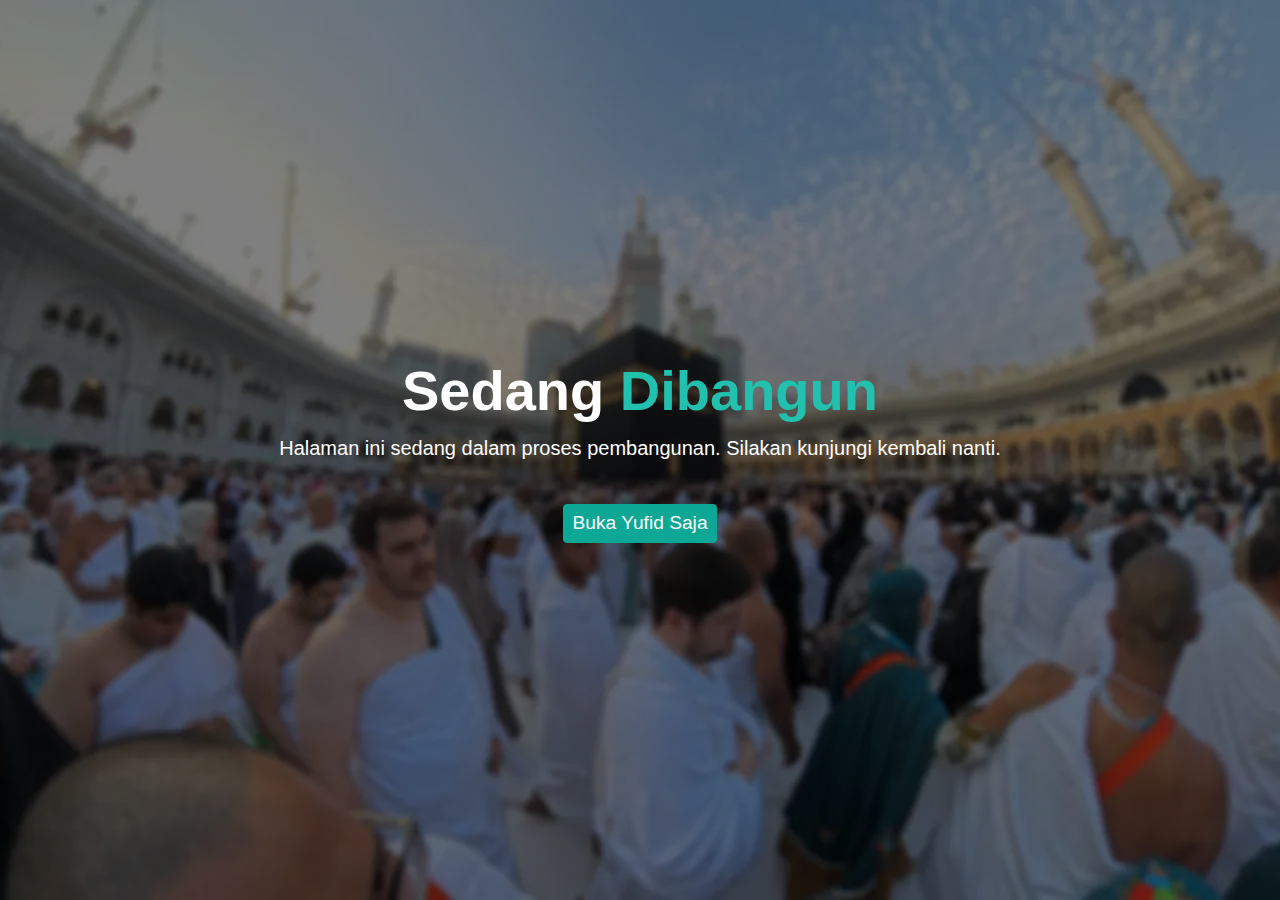
<file: index.html>
<!DOCTYPE html>
<html lang="en">
  <head>
    <meta charset="utf-8" />
    <meta name="viewport" content="width=device-width, initial-scale=1" />
    <title>Sedang Dibangun</title>
    <link
      href="https://cdn.jsdelivr.net/npm/bootstrap@5.3.3/dist/css/bootstrap.min.css"
      rel="stylesheet"
    />
    <!-- Don't forget to load your custom stylesheet after Bootstrap! -->
    <link href="styles.css" rel="stylesheet" />
  </head>

  <body>
    <main>
      <!-- Use sections with id for nav and class for css -->
      <section id="Hero" class="uc-hero">
        <div
          class="text-center overlay d-flex flex-column align-items-center justify-content-center"
        >
          <div>
            <h1 class="display-4 text-white pt-4 fw-bold">Sedang <span class="text-highlight">Dibangun</span></h1>
            <p class="lead text-white px-4">
              Halaman ini sedang dalam proses pembangunan. Silakan kunjungi
              kembali nanti.
            </p>
            <!-- For some reason the button became full width so I needed to wrap it in a div -->
            <div class="py-4">
              <a
                href="https://www.yufid.com"
                class="btn btn-teal btn-sm"
                style="font-size: 1.2rem"
                >Buka Yufid Saja</a
              >
            </div>
          </div>
        </div>
      </section>
    </main>

    <script src="https://cdn.jsdelivr.net/npm/bootstrap@5.3.3/dist/js/bootstrap.bundle.min.js"></script>
  </body>
</html>
</file>
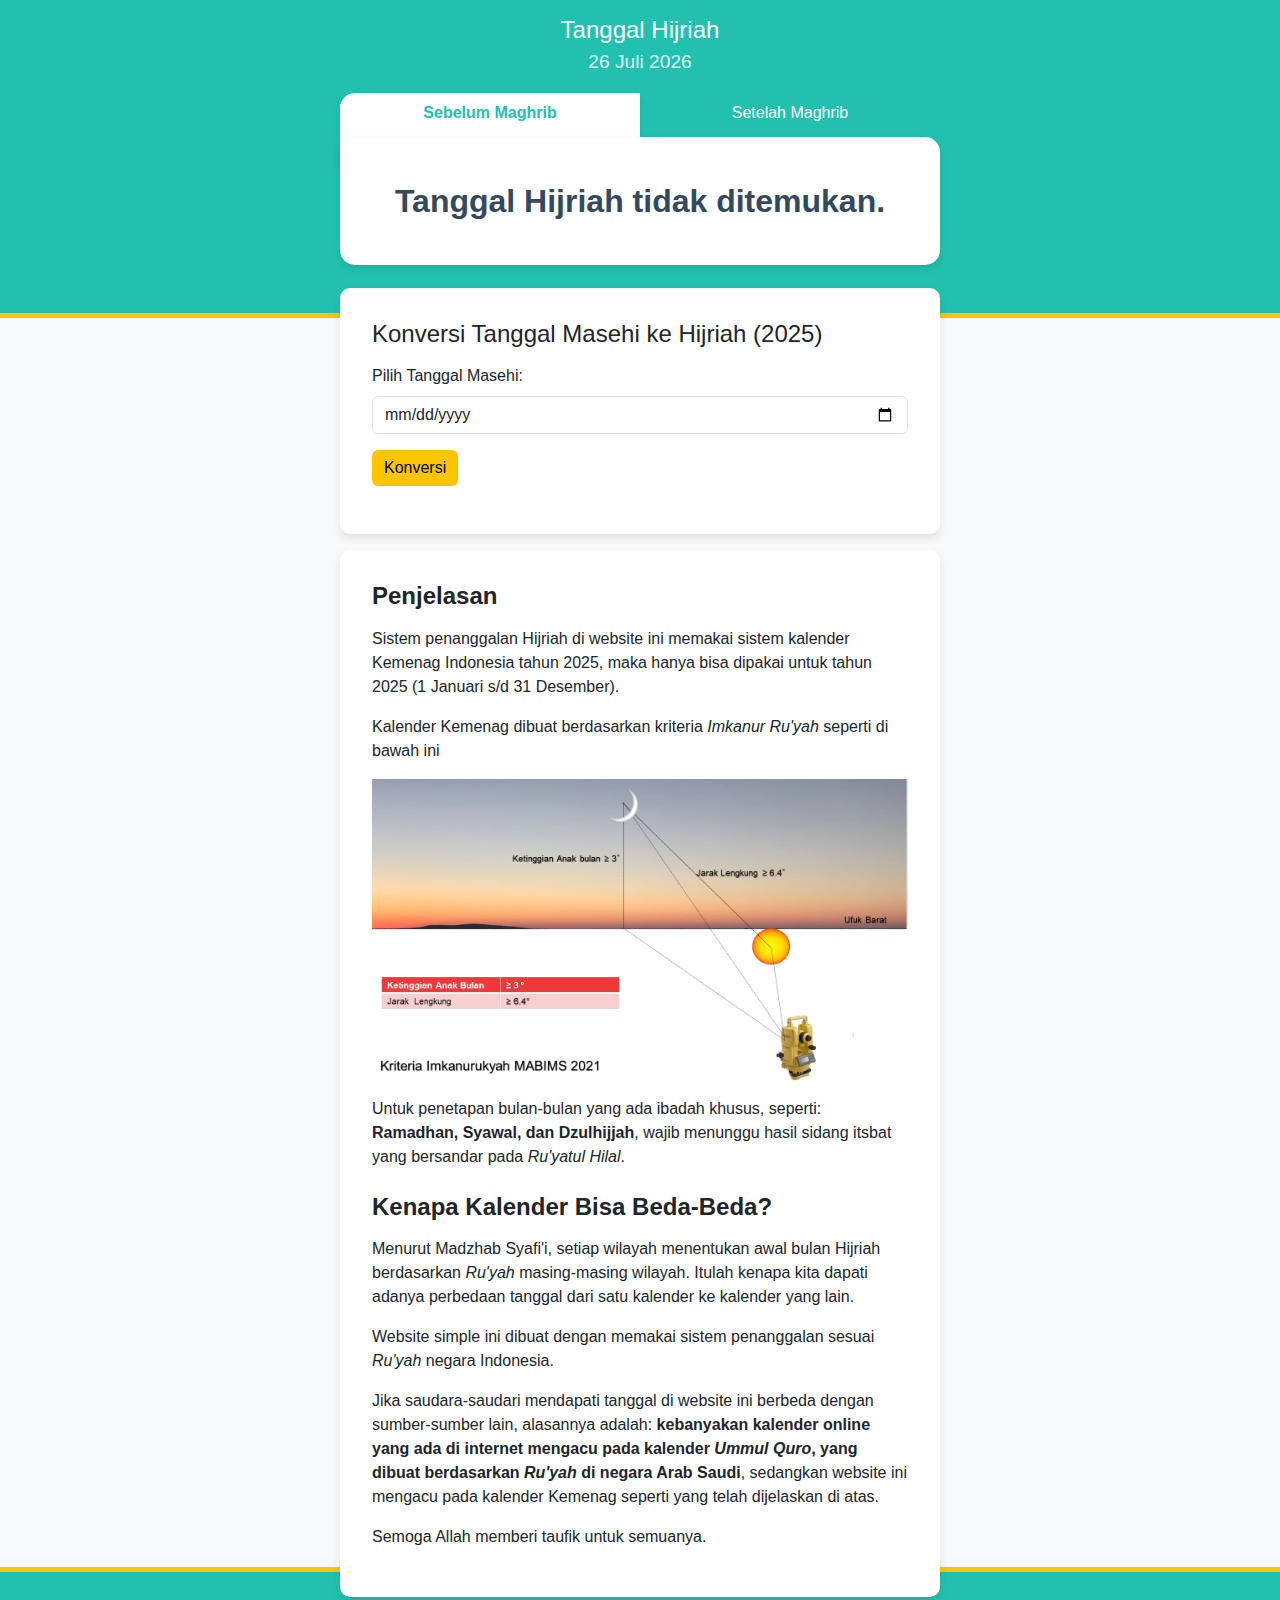
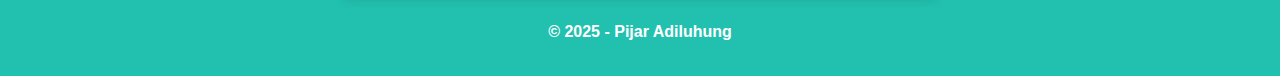
<file: hijri-date/index.html>
<!DOCTYPE html>
<html lang="id">

<head>
    <meta charset="UTF-8">
    <meta name="viewport" content="width=device-width, initial-scale=1">
    <title>Konverter Kalender Hijriah</title>
    <link href="https://cdn.jsdelivr.net/npm/bootstrap@5.3.2/dist/css/bootstrap.min.css" rel="stylesheet">
    <link href="https://cdn.jsdelivr.net/npm/bootstrap-icons@1.11.1/font/bootstrap-icons.css" rel="stylesheet">
    <link rel="stylesheet" href="style.css?v=0726.03">
    <link rel="apple-touch-icon" sizes="180x180" href="../favicons/apple-touch-icon.png">
    <link rel="icon" type="image/png" sizes="32x32" href="../favicons/favicon-32x32.png">
    <link rel="icon" type="image/png" sizes="16x16" href="../favicons/favicon-16x16.png">
    <link rel="manifest" href="../favicons/site.webmanifest">
</head>

<body>
    <div class="header text-center">
        <h4>Tanggal Hijriah</h4>
        <div class="sub-date" id="gregToday">Memuat...</div>
        <div class="d-flex flex-column align-items-center justify-content-center">
            <div class="d-flex justify-content-center w-100 mx-auto mt-3" style="max-width: 600px; margin-bottom: 2rem;">
                <button class="tab-button active active-before-maghrib" id="tabSebelumMaghrib">Sebelum Maghrib</button>
                <button class="tab-button inactive-after-maghrib" id="tabSetelahMaghrib">Setelah Maghrib</button>
            </div>
            <div class="date-display-card">
                <div class="fs-2 fw-bold" id="hijriToday">Memuat...</div>
            </div>
        </div>

    </div>

    <div class="container converter-section">
        <h4 class="mb-3">Konversi Tanggal Masehi ke Hijriah (2025)</h4>
        <div class="mb-3">
            <label for="gregDate" class="form-label">Pilih Tanggal Masehi:</label>
            <input type="date" id="gregDate" class="form-control">
        </div>
        <button class="btn btn-custom" onclick="convertToHijri()">Konversi</button>
        <p class="mt-3" id="output"></p>
    </div>

    <div class="container explanation-section mt-3">
        <h4 class="mb-3 fw-bold">Penjelasan</h4>
        <p>Sistem penanggalan Hijriah di website ini memakai sistem kalender Kemenag Indonesia tahun 2025, maka hanya bisa dipakai untuk
            tahun 2025 (1 Januari s/d 31 Desember).</p>
        <p>Kalender Kemenag dibuat berdasarkan kriteria <i>Imkanur Ru'yah</i> seperti di bawah ini</p>
        <img src="mabims.png" class="img-fluid mb-3" alt="Kriteria Imkanur Ru'yah">
        <p>Untuk penetapan bulan-bulan yang ada ibadah khusus, seperti: <strong>Ramadhan, Syawal, dan Dzulhijjah</strong>, wajib menunggu
            hasil sidang itsbat yang bersandar pada <i>Ru'yatul Hilal</i>.</p>
        <h4 class="mt-4 mb-3 fw-bold">Kenapa Kalender Bisa Beda-Beda?</h4>
        <p>Menurut Madzhab Syafi'i, setiap wilayah menentukan awal bulan Hijriah berdasarkan <i>Ru'yah</i> masing-masing
            wilayah. Itulah kenapa kita dapati adanya perbedaan tanggal dari satu kalender ke kalender yang lain.</p>
        <p>Website simple ini dibuat dengan memakai sistem penanggalan sesuai <i>Ru'yah</i> negara Indonesia.</p>
        <p>Jika saudara-saudari mendapati tanggal di website ini berbeda dengan sumber-sumber lain, alasannya adalah:
            <strong>kebanyakan kalender online yang ada di internet mengacu pada kalender <i>Ummul Quro</i>, yang dibuat
            berdasarkan <i>Ru'yah</i> di negara Arab Saudi</strong>, sedangkan website ini mengacu pada kalender Kemenag seperti
            yang telah dijelaskan di atas. </p>
        <p>Semoga Allah memberi taufik untuk semuanya.</p>
    </div>

    <div class="footer text-center fw-bold">
        <p>© 2025 - Pijar Adiluhung</p>
    </div>

    <script src="script.js?v=0726.03"></script>
</body>

</html>
</file>
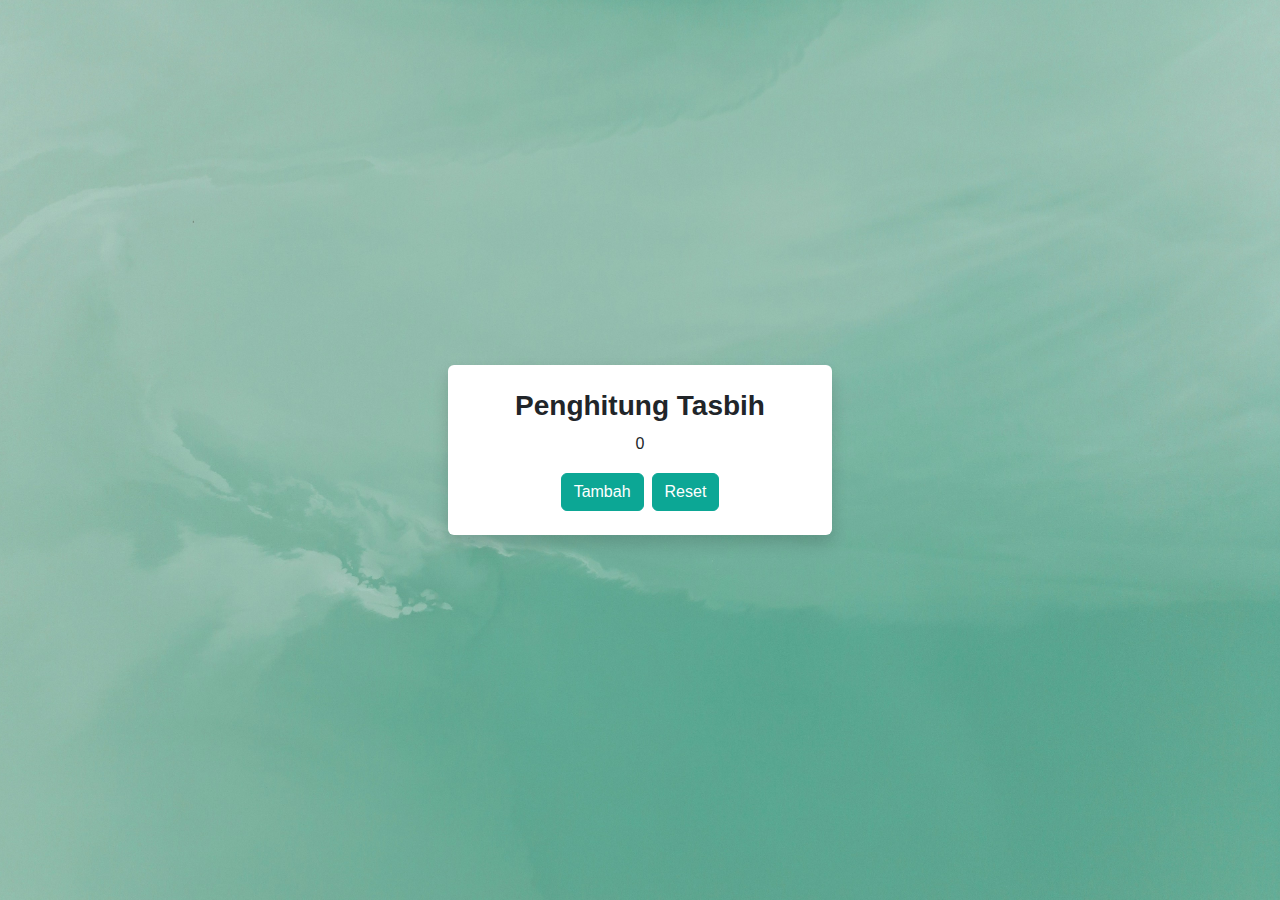
<file: tasbih/index.html>
<!DOCTYPE html>
<html>

<head>
    <meta charset="utf-8">
    <meta name="viewport" content="width=device-width, initial-scale=1">
    <title>Penghitung Dzikir Digital</title>
    <link href="https://cdn.jsdelivr.net/npm/bootstrap@5.3.3/dist/css/bootstrap.min.css" rel="stylesheet">
    <link rel="stylesheet" href="../styles.css">
    <link rel="apple-touch-icon" sizes="180x180" href="../favicons/apple-touch-icon.png">
    <link rel="icon" type="image/png" sizes="32x32" href="../favicons/favicon-32x32.png">
    <link rel="icon" type="image/png" sizes="16x16" href="../favicons/favicon-16x16.png">
    <link rel="manifest" href="../favicons/site.webmanifest">
</head>

<body>
    <section class="fh-section-np d-flex align-items-center justify-content-center"
        style="background: url('../assets/Teal_Background.jpg') center center / cover no-repeat;">
        <div class="card p-2 shadow" style="width: 24rem; max-width:85%; border:0;">
            <div class="card-body d-flex flex-column align-items-center text-center">
                <h3 class="card-title">Penghitung Tasbih</h3>
                <p id="tasbih-count" class="card-text">0</p>
                <div class="d-flex gap-2">
                    <button id="tasbih-add" class="btn btn-teal">Tambah</button>
                    <button id="tasbih-reset" class="btn btn-teal">Reset</button>
                </div>
            </div>
            <div class="card-body d-flex flex-column align-items-center text-center d-block d-md-none"
                style="height: 50vh;">
                <button id="tasbih-add-large" class="btn btn-teal w-100 h-100">Tambah</button>
            </div>
        </div>
    </section>
    <audio id="tap-sound" src="../assets/tap.mp3" preload="auto"></audio>

    <script src="tasbih.js" type="module"></script>
    <script src="https://cdn.jsdelivr.net/npm/bootstrap@5.3.3/dist/js/bootstrap.bundle.min.js"></script>
</body>

</html>
</file>
<file: styles.css>
body {
    font-family: Arial, sans-serif;
    line-height: 1.6;
}

h1, h2, h3, h4, h5, h6 {
    font-weight: bold;
}

.btn-teal {
    background-color: #0ca795;
    border-color: #0ca795;
    color: #fff;
}

.btn-teal:hover,
.btn-teal:focus {
    background-color: #22c1af;
    border-color: #22c1af;
    color: #fff;
}

.uc-hero {
  height: 100vh;
  background: url('assets/UC_Background.webp') center center / cover no-repeat;
}

.uc-hero .overlay {
  position: absolute;
  top: 0;
  left: 0;
  right: 0;
  bottom: 0;
  background-color: rgba(0, 0, 0, 0.5);
}

.text-highlight {
  color: #22c1af; /* or any color you want */
}

.uc-logo {
  max-width: 200px;
}

@media (max-width: 576px) {
  .uc-logo {
    max-width: 175px;
  }
}

.shadow-text {
  text-shadow: 2px 2px 4px rgba(0, 0, 0, 0.5);
}

.fh-section {
  min-height: 100vh;
  padding: 7rem 0;
}

.fh-section-np {
  min-height: 100vh;
  padding: 7rem 0;
}
</file>
<file: hijri-date/style.css>
body {
  background-color: #f8f9fa;
  font-family: "Segoe UI", sans-serif;
}
.header {
  background-color: #22c1af;
  color: white;
  padding: 1rem 2rem 3rem;
  border-bottom: 5px solid #fcc500;
}
.footer {
  background-color: #22c1af;
  color: white;
  padding: 3rem 1rem 1rem;
  border-top: 5px solid #fcc500;
  position: relative;
  z-index: 1;
}
.sub-date {
  font-size: 1.2rem;
  margin-top: -5px;
  opacity: 0.85;
}
.date-display-card {
  background-color: white;
  color: #34495e; /* Dark grey for text inside card */
  padding: 2rem 1rem;
  width: 100%;
  max-width: 600px;
  border-radius: 15px;
  font-size: 3rem;
  font-weight: bold;
  /* margin-top: -4rem; /* Overlap with tabs */
  box-shadow: 0 4px 8px rgba(0, 0, 0, 0.1);
  position: relative;
  z-index: 9; /* Ensure it's above the tabs */
}
.tab-button {
  background-color: transparent;
  border: none;
  color: white;
  padding: 0.5rem 0.5rem;
  font-size: 1rem;
  cursor: pointer;
  transition: background-color 0.3s ease;
  position: relative;
  z-index: 1;
  flex: 1 1 0; /* Make each tab take equal full width */
  width: 100%;
}
.tab-button.active {
  font-weight: bold;
}

.date-display-card {
  background-color: white;
  color: #34495e; /* Dark grey for text inside card */
  padding: 2.5rem 1.5rem;
  max-width: 600px;
  border-radius: 15px;
  font-size: 3rem;
  font-weight: bold;
  margin-top: -3.5rem; /* Overlap with tabs */
  box-shadow: 0 4px 8px rgba(0, 0, 0, 0.1);
  position: relative;
  z-index: 9; /* Ensure it's above the tabs */
}

/* Specific styling for the 'Setelah Maghrib' active tab */
.tab-button.active-after-maghrib {
  background-color: white;
  color: #22c1af; /* Text color for the active tab */
  border-top-right-radius: 15px;
  border-top-left-radius: 0;
  padding-bottom: 2.25rem; /* Extend downwards to meet the card */
  position: relative;
  z-index: 3; /* Make sure it's above the other tab */
  box-shadow: 0 4px 8px rgba(0, 0, 0, 0.1); /* Match card shadow */
}
.tab-button.active-before-maghrib {
  background-color: white;
  color: #22c1af;
  border-top-left-radius: 15px;
  border-top-right-radius: 0;
  padding-bottom: 2.25rem; /* Extend downwards to meet the card */
  position: relative;
  z-index: 3;
  box-shadow: 0 4px 8px rgba(0, 0, 0, 0.1);
}

/* Positioning the inactive tab relative to the active tab */
.tab-button.inactive-before-maghrib {
  background-color: transparent;
  border: none;
  color: white;
  z-index: 1;
  padding-bottom: 2.25rem; /* Revert to normal padding */
}
.tab-button.inactive-after-maghrib {
  background-color: transparent;
  border: none;
  color: white;
  z-index: 1;
  padding-bottom: 2.25rem; /* Revert to normal padding */
}

.converter-section {
  background: white;
  margin-top: -30px;
  padding: 2rem;
  border-radius: 10px;
  box-shadow: 0 4px 10px rgba(0, 0, 0, 0.1);
  max-width: 600px;
}
.explanation-section {
  background: white;
  padding: 2rem;
  border-radius: 10px;
  box-shadow: 0 4px 10px rgba(0, 0, 0, 0.1);
  max-width: 600px;
  margin-bottom: -30px;
  position: relative;
  z-index: 10;
}
.btn-custom {
  background-color: #fcc500;
  color: black;
  border: none;
}
.btn-custom:hover {
  background-color: #e6b800;
}
</file>
